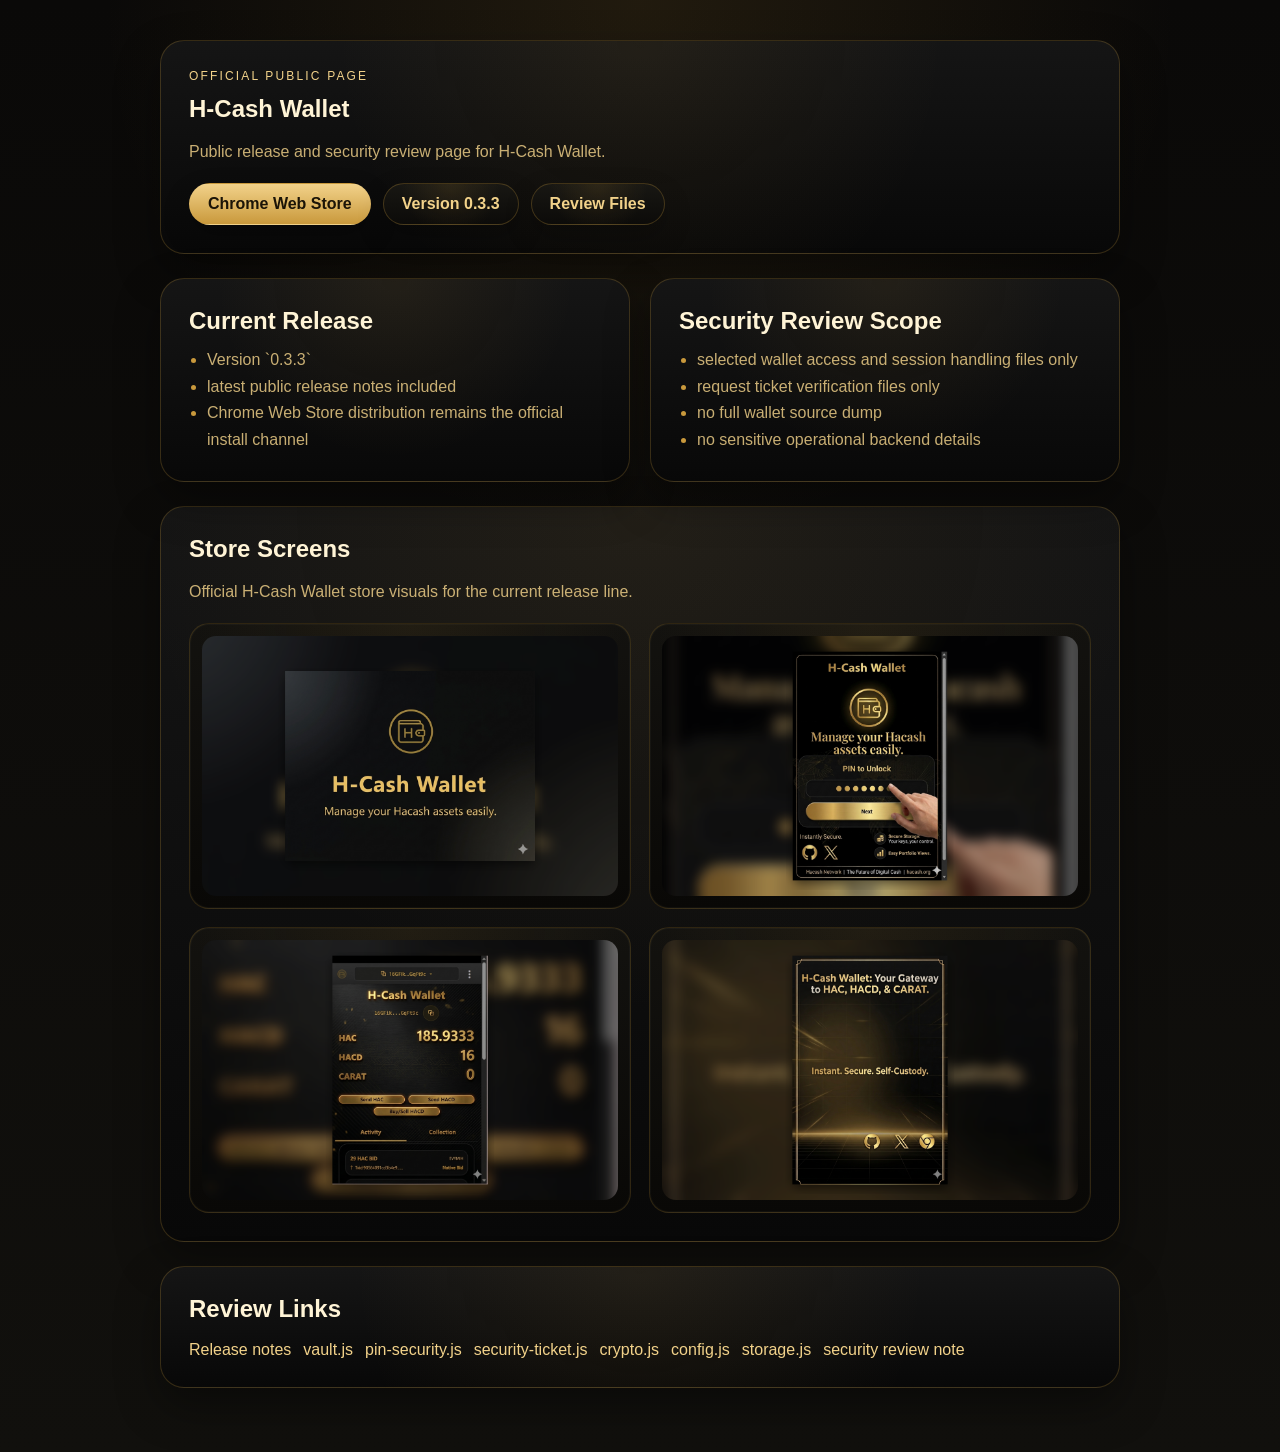
<file: index.html>
<!doctype html>
<html lang="en">
  <head>
    <meta charset="utf-8" />
    <meta name="viewport" content="width=device-width, initial-scale=1" />
    <title>H-Cash Wallet</title>
    <meta
      name="description"
      content="H-Cash Wallet public release and security review page."
    />
    <link rel="stylesheet" href="./styles.css" />
  </head>
  <body>
    <main class="page-shell">
      <section class="hero-card">
        <p class="eyebrow">Official Public Page</p>
        <h1>H-Cash Wallet</h1>
        <p class="hero-copy">
          Public release and security review page for H-Cash Wallet.
        </p>
        <div class="hero-actions">
          <a
            class="button button--primary"
            href="https://chromewebstore.google.com/detail/h-cash-wallet/ahgahfiomdonfahncogcjhdojfamhbpd?authuser=0&hl=tr"
            target="_blank"
            rel="noreferrer"
          >
            Chrome Web Store
          </a>
          <a class="button" href="./release/0.3.3.html">Version 0.3.3</a>
          <a class="button" href="./review/index.html">Review Files</a>
        </div>
      </section>

      <section class="section-grid">
        <article class="info-card">
          <h2>Current Release</h2>
          <ul>
            <li>Version `0.3.3`</li>
            <li>latest public release notes included</li>
            <li>Chrome Web Store distribution remains the official install channel</li>
          </ul>
        </article>

        <article class="info-card">
          <h2>Security Review Scope</h2>
          <ul>
            <li>selected wallet access and session handling files only</li>
            <li>request ticket verification files only</li>
            <li>no full wallet source dump</li>
            <li>no sensitive operational backend details</li>
          </ul>
        </article>
      </section>

      <section class="info-card info-card--wide">
        <h2>Store Screens</h2>
        <p>
          Official H-Cash Wallet store visuals for the current release line.
        </p>
        <div class="media-grid">
          <figure class="media-card">
            <img src="./assets/h-cash-wallet-store-shot-1.png" alt="H-Cash Wallet cover visual" />
          </figure>
          <figure class="media-card">
            <img src="./assets/h-cash-wallet-store-shot-2.png" alt="H-Cash Wallet unlock screen visual" />
          </figure>
          <figure class="media-card">
            <img src="./assets/h-cash-wallet-store-shot-3.png" alt="H-Cash Wallet main dashboard visual" />
          </figure>
          <figure class="media-card">
            <img src="./assets/h-cash-wallet-store-shot-4.png" alt="H-Cash Wallet promo visual" />
          </figure>
        </div>
      </section>

      <section class="info-card info-card--wide">
        <h2>Review Links</h2>
        <div class="inline-links">
          <a href="./GITHUB-RELEASE-NOTES-0.3.3.md">Release notes</a>
          <a href="./review/vault.js">vault.js</a>
          <a href="./review/pin-security.js">pin-security.js</a>
          <a href="./review/security-ticket.js">security-ticket.js</a>
          <a href="./review/crypto.js">crypto.js</a>
          <a href="./review/config.js">config.js</a>
          <a href="./review/storage.js">storage.js</a>
          <a href="./review/SECURITY-REVIEW-NOTE.md">security review note</a>
        </div>
      </section>
    </main>
  </body>
</html>
</file>
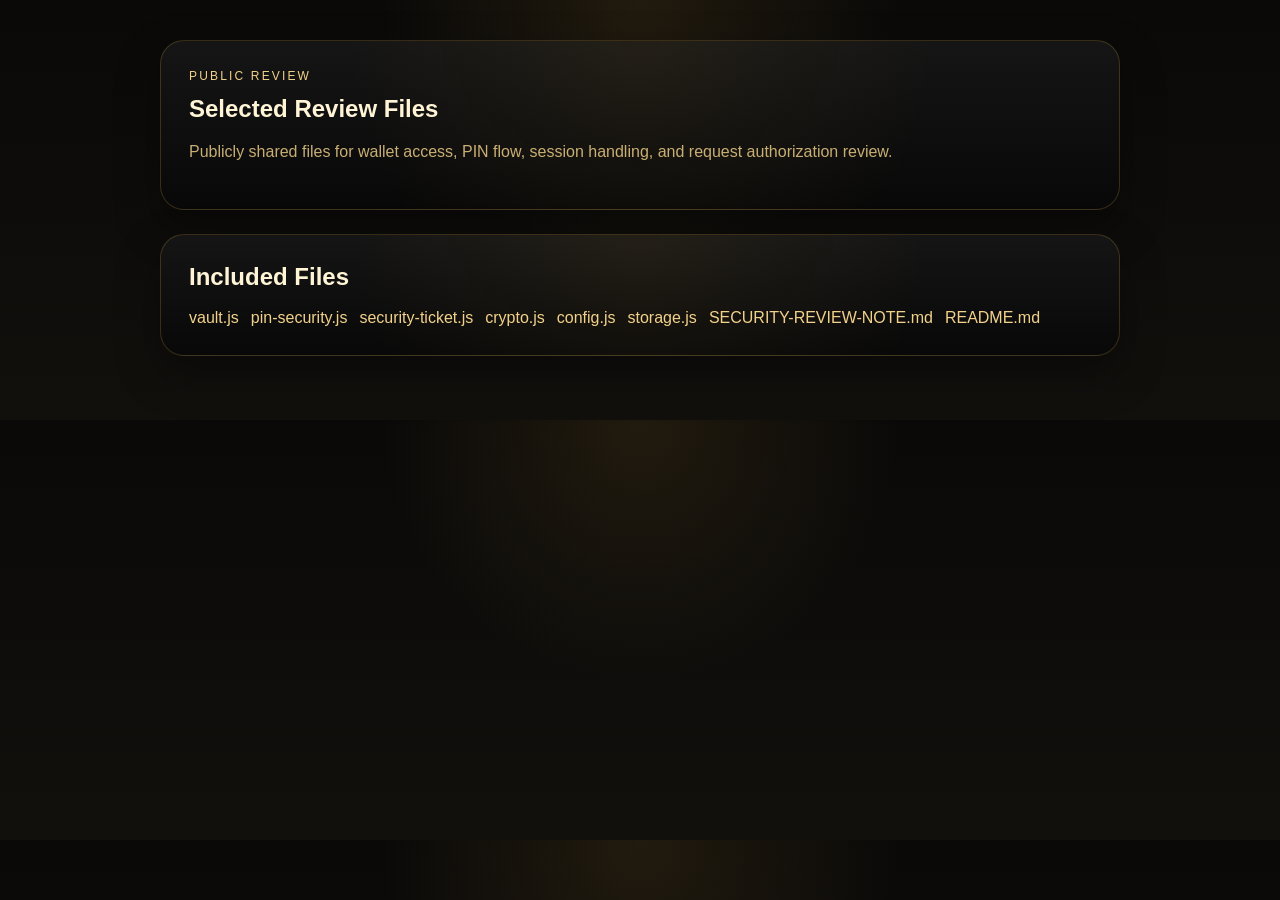
<file: review/index.html>
<!doctype html>
<html lang="en">
  <head>
    <meta charset="utf-8" />
    <meta name="viewport" content="width=device-width, initial-scale=1" />
    <title>H-Cash Wallet Review Files</title>
    <link rel="stylesheet" href="../styles.css" />
  </head>
  <body>
    <main class="page-shell">
      <section class="hero-card">
        <p class="eyebrow">Public Review</p>
        <h1>Selected Review Files</h1>
        <p class="hero-copy">
          Publicly shared files for wallet access, PIN flow, session handling, and request authorization review.
        </p>
      </section>

      <section class="info-card info-card--wide">
        <h2>Included Files</h2>
        <div class="inline-links">
          <a href="./vault.js">vault.js</a>
          <a href="./pin-security.js">pin-security.js</a>
          <a href="./security-ticket.js">security-ticket.js</a>
          <a href="./crypto.js">crypto.js</a>
          <a href="./config.js">config.js</a>
          <a href="./storage.js">storage.js</a>
          <a href="./SECURITY-REVIEW-NOTE.md">SECURITY-REVIEW-NOTE.md</a>
          <a href="./README.md">README.md</a>
        </div>
      </section>
    </main>
  </body>
</html>
</file>
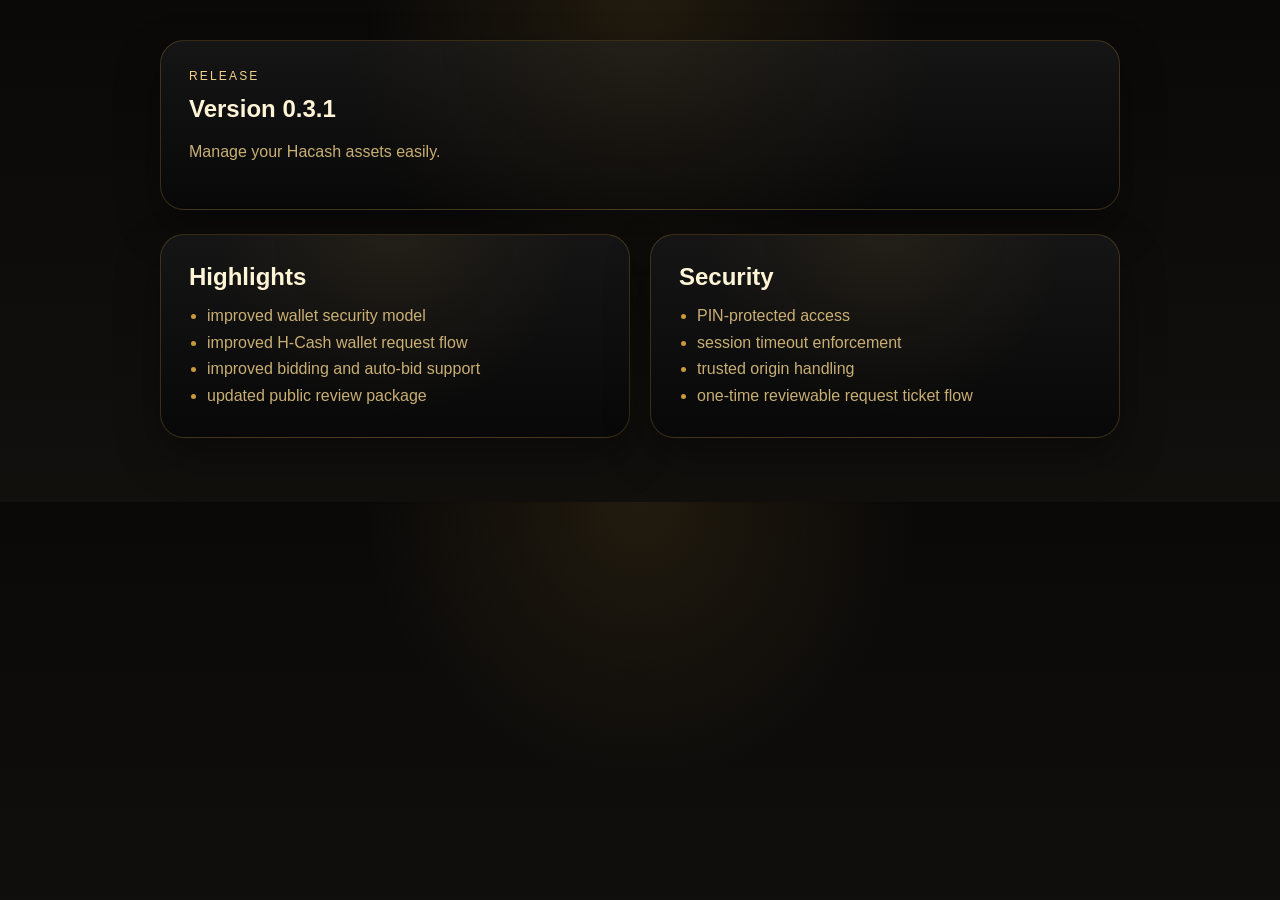
<file: release/0.3.1.html>
<!doctype html>
<html lang="en">
  <head>
    <meta charset="utf-8" />
    <meta name="viewport" content="width=device-width, initial-scale=1" />
    <title>H-Cash Wallet 0.3.1</title>
    <link rel="stylesheet" href="../styles.css" />
  </head>
  <body>
    <main class="page-shell">
      <section class="hero-card">
        <p class="eyebrow">Release</p>
        <h1>Version 0.3.1</h1>
        <p class="hero-copy">Manage your Hacash assets easily.</p>
      </section>

      <section class="section-grid">
        <article class="info-card">
          <h2>Highlights</h2>
          <ul>
            <li>improved wallet security model</li>
            <li>improved H-Cash wallet request flow</li>
            <li>improved bidding and auto-bid support</li>
            <li>updated public review package</li>
          </ul>
        </article>

        <article class="info-card">
          <h2>Security</h2>
          <ul>
            <li>PIN-protected access</li>
            <li>session timeout enforcement</li>
            <li>trusted origin handling</li>
            <li>one-time reviewable request ticket flow</li>
          </ul>
        </article>
      </section>
    </main>
  </body>
</html>
</file>
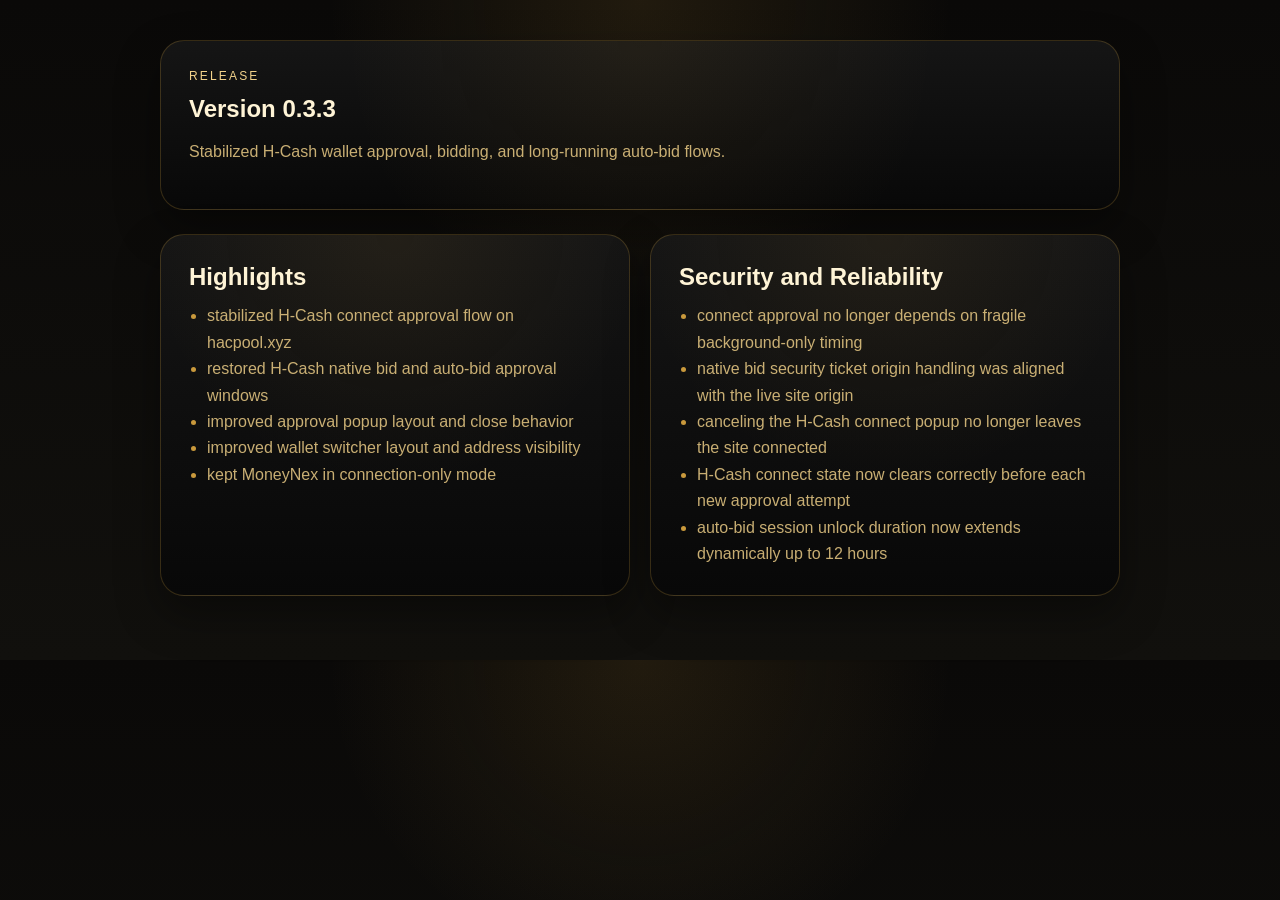
<file: release/0.3.3.html>
<!doctype html>
<html lang="en">
  <head>
    <meta charset="utf-8" />
    <meta name="viewport" content="width=device-width, initial-scale=1" />
    <title>H-Cash Wallet 0.3.3</title>
    <link rel="stylesheet" href="../styles.css" />
  </head>
  <body>
    <main class="page-shell">
      <section class="hero-card">
        <p class="eyebrow">Release</p>
        <h1>Version 0.3.3</h1>
        <p class="hero-copy">
          Stabilized H-Cash wallet approval, bidding, and long-running auto-bid flows.
        </p>
      </section>

      <section class="section-grid">
        <article class="info-card">
          <h2>Highlights</h2>
          <ul>
            <li>stabilized H-Cash connect approval flow on hacpool.xyz</li>
            <li>restored H-Cash native bid and auto-bid approval windows</li>
            <li>improved approval popup layout and close behavior</li>
            <li>improved wallet switcher layout and address visibility</li>
            <li>kept MoneyNex in connection-only mode</li>
          </ul>
        </article>

        <article class="info-card">
          <h2>Security and Reliability</h2>
          <ul>
            <li>connect approval no longer depends on fragile background-only timing</li>
            <li>native bid security ticket origin handling was aligned with the live site origin</li>
            <li>canceling the H-Cash connect popup no longer leaves the site connected</li>
            <li>H-Cash connect state now clears correctly before each new approval attempt</li>
            <li>auto-bid session unlock duration now extends dynamically up to 12 hours</li>
          </ul>
        </article>
      </section>
    </main>
  </body>
</html>
</file>
<file: styles.css>
* {
  box-sizing: border-box;
}

body {
  margin: 0;
  font-family: "Segoe UI", Arial, sans-serif;
  background:
    radial-gradient(circle at top, rgba(201, 153, 60, 0.12), transparent 34%),
    linear-gradient(180deg, #0a0908 0%, #11100d 100%);
  color: #f3ead3;
}

a {
  color: #f2d28a;
  text-decoration: none;
}

a:hover {
  text-decoration: underline;
}

.page-shell {
  width: min(960px, calc(100% - 32px));
  margin: 0 auto;
  padding: 40px 0 64px;
}

.hero-card,
.info-card {
  background:
    radial-gradient(circle at top, rgba(201, 153, 60, 0.08), transparent 58%),
    linear-gradient(180deg, #151515, #080808);
  border: 1px solid rgba(201, 153, 60, 0.24);
  border-radius: 24px;
  padding: 28px;
  box-shadow: 0 18px 44px rgba(0, 0, 0, 0.36);
}

.hero-card {
  margin-bottom: 24px;
}

.eyebrow {
  margin: 0 0 12px;
  color: #f2d28a;
  font-size: 12px;
  letter-spacing: 0.18em;
  text-transform: uppercase;
}

h1,
h2 {
  margin: 0 0 12px;
  color: #fff4d6;
}

.hero-copy,
.info-card p,
.info-card li {
  color: rgba(242, 210, 138, 0.82);
  line-height: 1.65;
}

.hero-actions,
.inline-links {
  display: flex;
  flex-wrap: wrap;
  gap: 12px;
  margin-top: 18px;
}

.button {
  display: inline-flex;
  align-items: center;
  justify-content: center;
  min-height: 42px;
  padding: 0 18px;
  border-radius: 999px;
  border: 1px solid rgba(201, 153, 60, 0.28);
  background:
    radial-gradient(circle at top, rgba(201, 153, 60, 0.12), transparent 64%),
    linear-gradient(180deg, #181713, #0c0b09);
  color: #f2d28a;
  font-weight: 600;
  box-shadow: 0 12px 28px rgba(0, 0, 0, 0.22);
}

.button--primary {
  background: linear-gradient(180deg, #f2d28a 0%, #c9993c 100%);
  color: #1b1407;
  border-color: transparent;
}

.button:hover {
  text-decoration: none;
  filter: brightness(1.04);
}

.section-grid {
  display: grid;
  grid-template-columns: repeat(auto-fit, minmax(280px, 1fr));
  gap: 20px;
}

.info-card--wide {
  margin-top: 24px;
}

ul {
  margin: 0;
  padding-left: 18px;
}

li::marker {
  color: #c9993c;
}

.media-grid {
  display: grid;
  grid-template-columns: repeat(2, minmax(0, 1fr));
  gap: 18px;
  margin-top: 18px;
}

.media-card {
  margin: 0;
  padding: 12px;
  border-radius: 20px;
  border: 1px solid rgba(201, 153, 60, 0.2);
  background:
    radial-gradient(circle at top, rgba(201, 153, 60, 0.08), transparent 60%),
    linear-gradient(180deg, #13120f, #090806);
  box-shadow: inset 0 0 0 1px rgba(255, 244, 214, 0.03);
}

.media-card img {
  display: block;
  width: 100%;
  height: auto;
  border-radius: 14px;
}

@media (max-width: 720px) {
  .media-grid {
    grid-template-columns: 1fr;
  }
}
</file>
